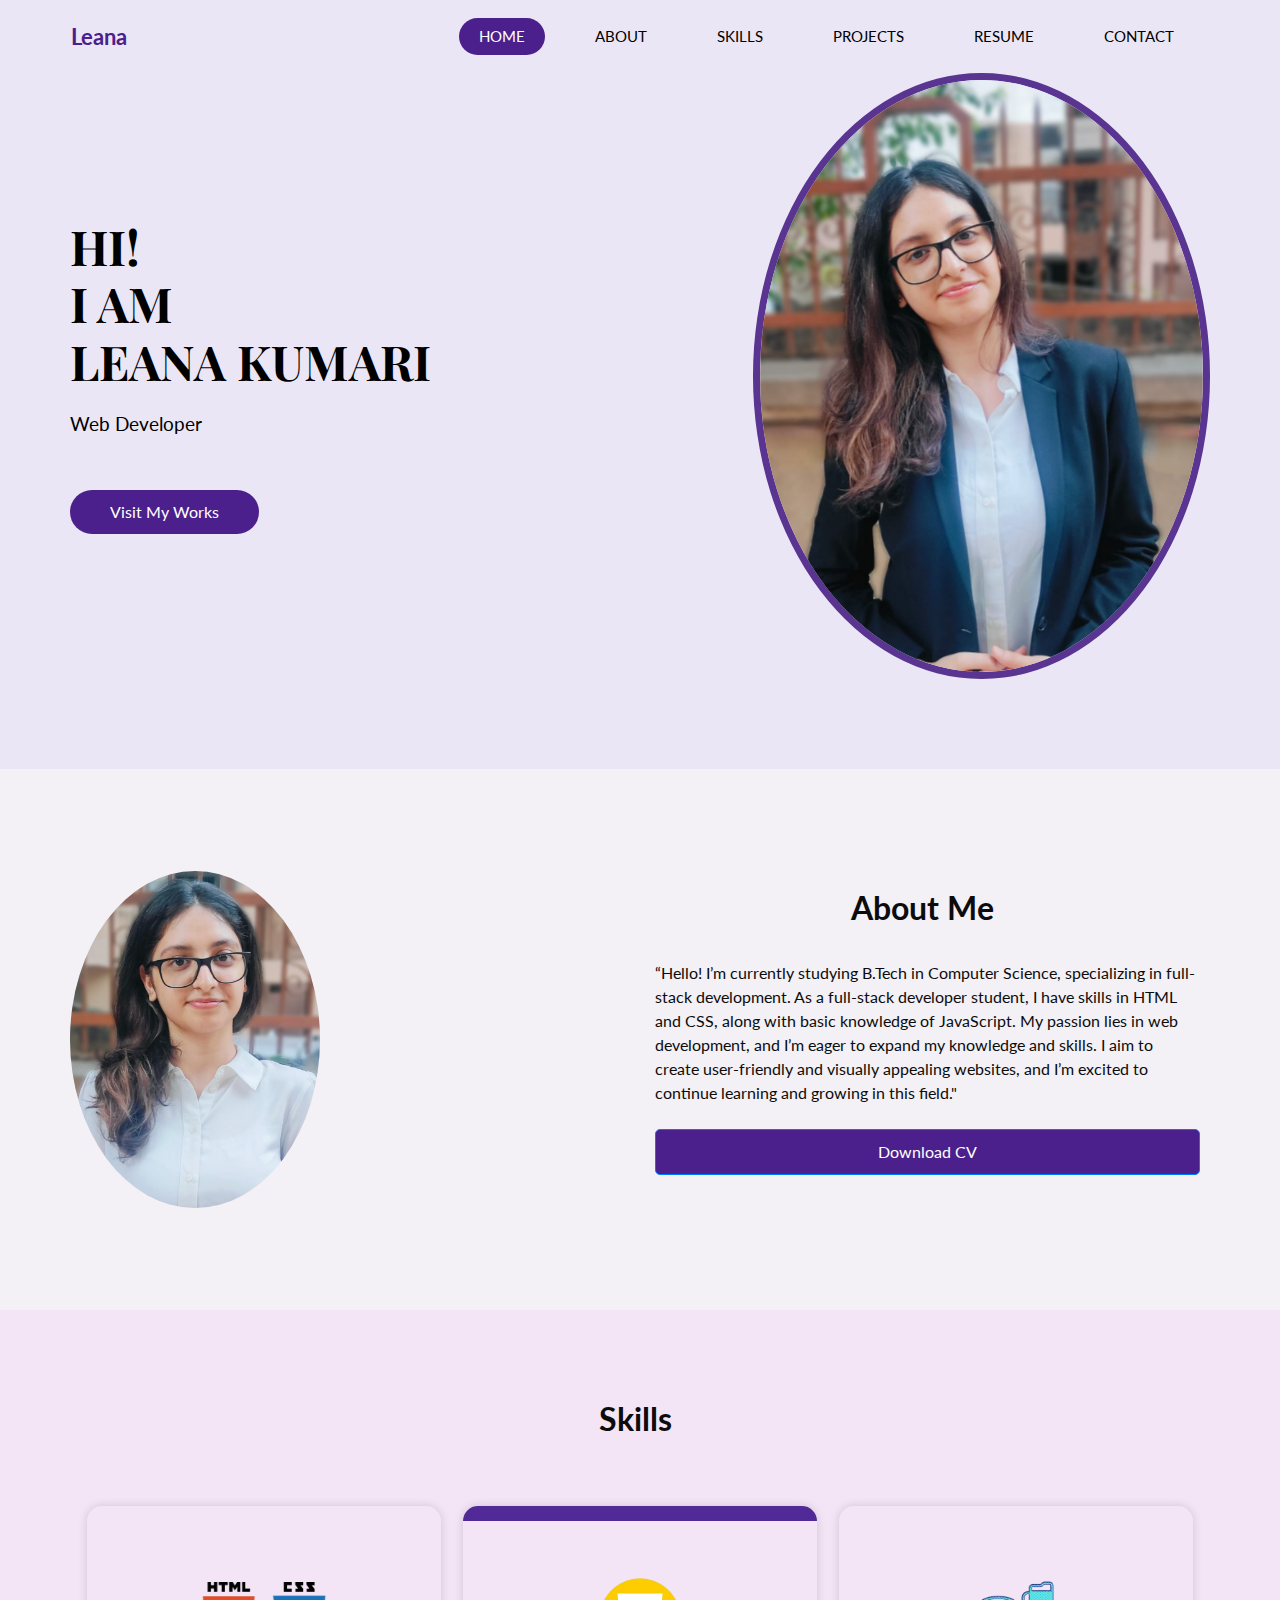
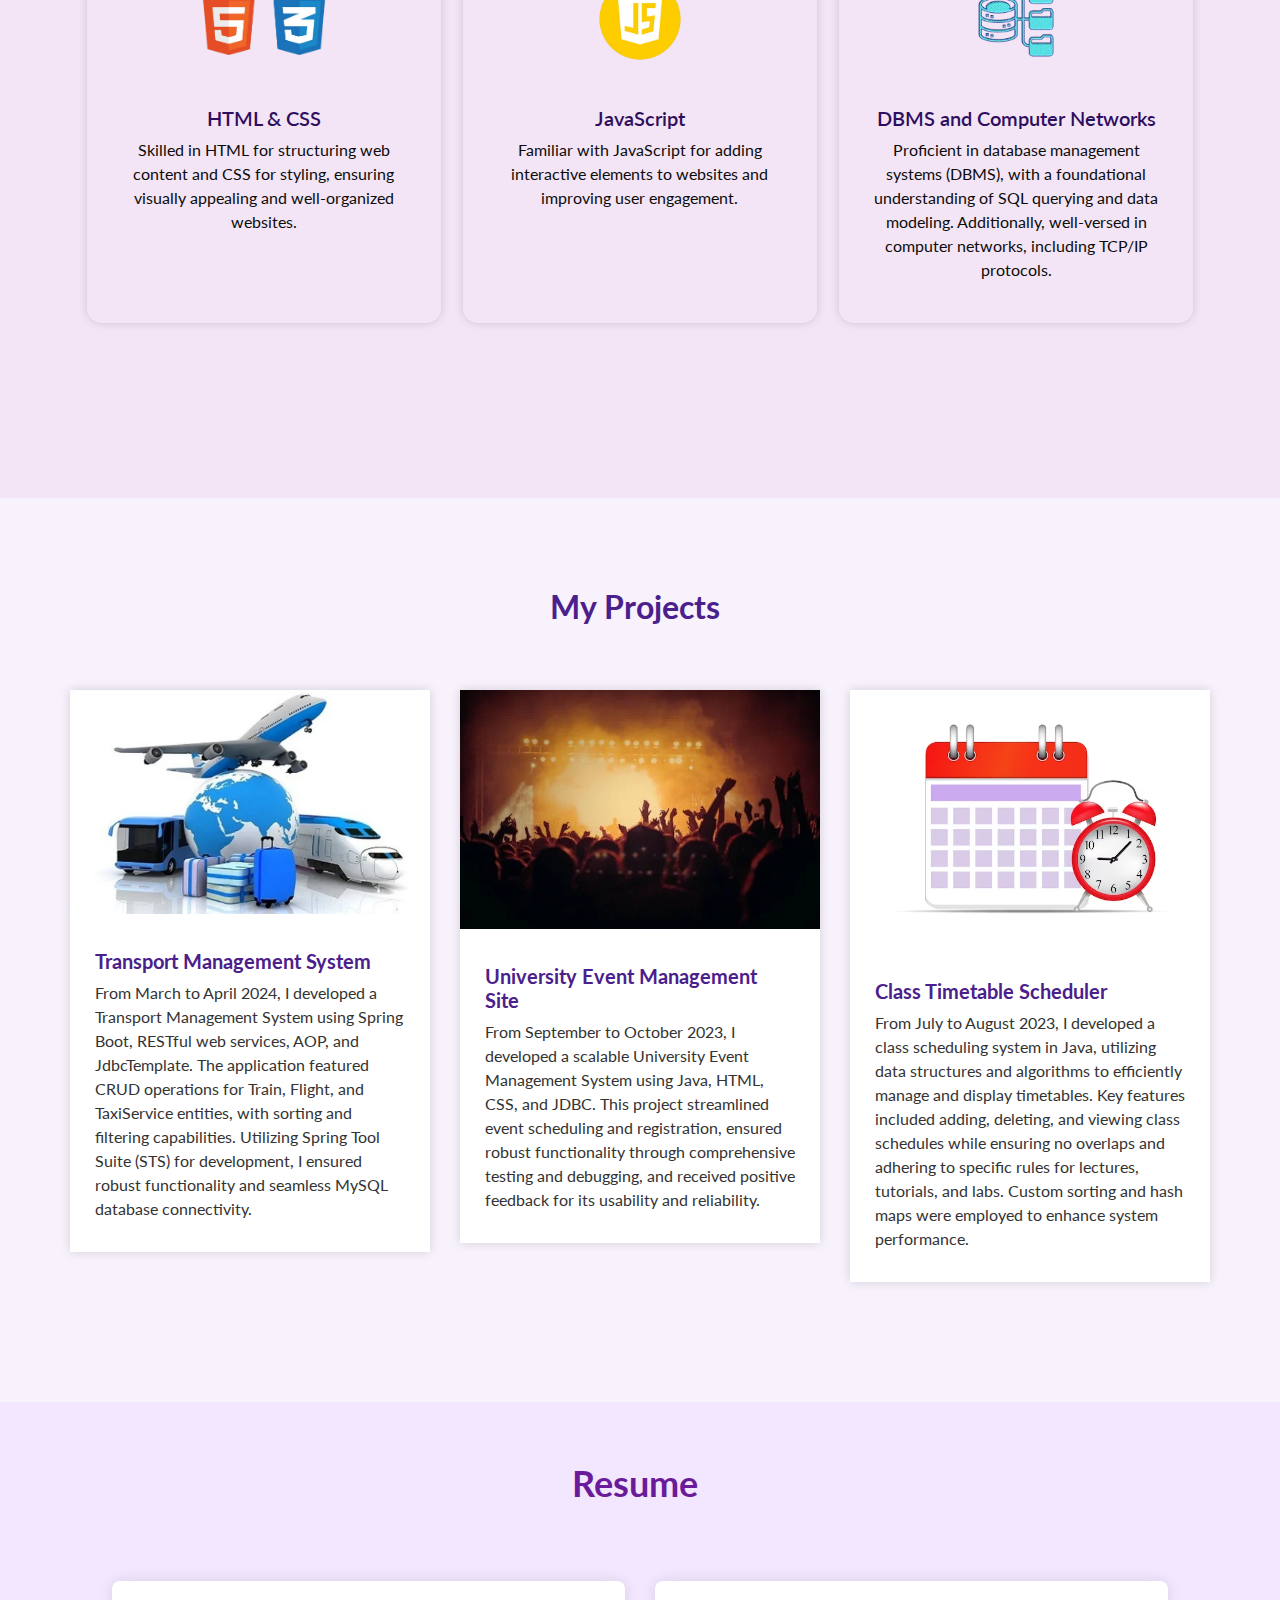
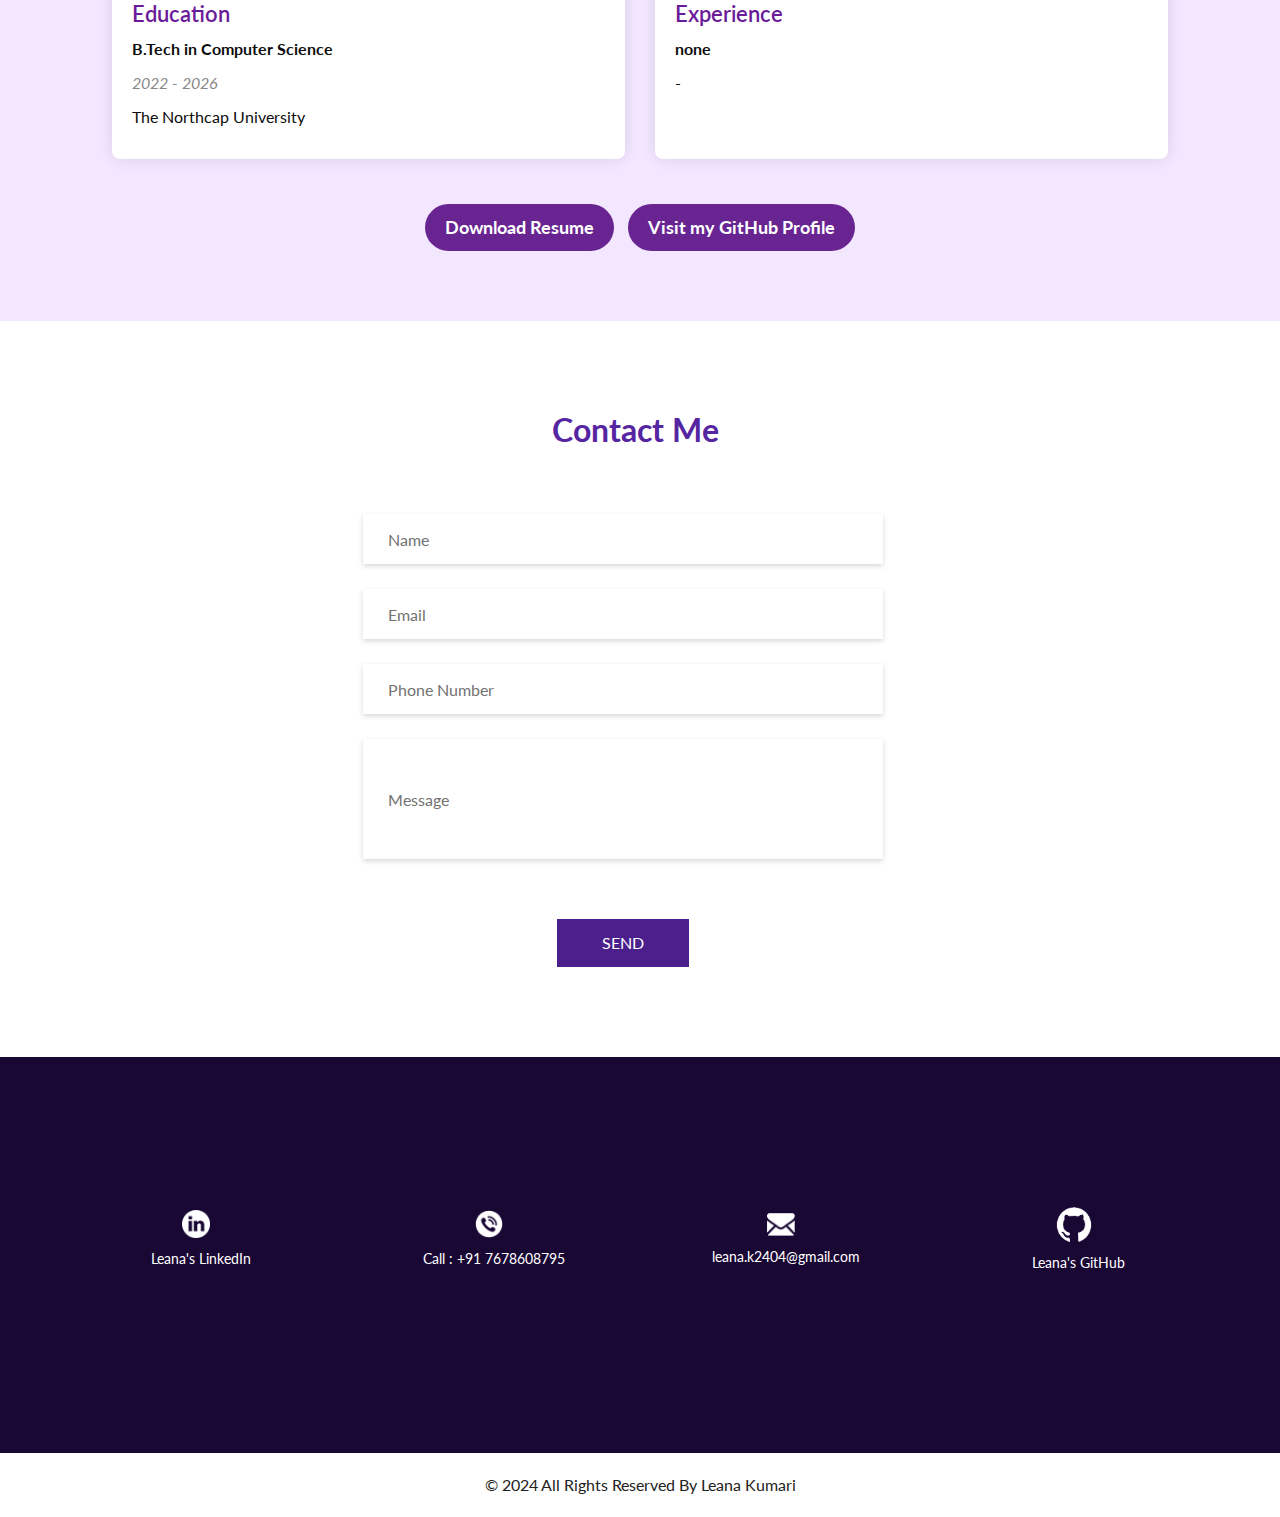
<file: index.html>
<!DOCTYPE html>
<html>
<head>
  <!-- Basic -->
  <meta charset="utf-8" />
  <meta http-equiv="X-UA-Compatible" content="IE=edge" />
  <!-- Mobile Metas -->
  <meta name="viewport" content="width=device-width, initial-scale=1, shrink-to-fit=no" />
  <!-- Site Metas -->
  <meta name="keywords" content="" />
  <meta name="description" content="" />
  <meta name="author" content="" />

  <title>Leana's Portfolio</title>

  <!-- slider stylesheet -->
  <link rel="stylesheet" type="text/css" href="https://cdnjs.cloudflare.com/ajax/libs/OwlCarousel2/2.1.3/assets/owl.carousel.min.css" />

  <!-- bootstrap core css -->
  <link rel="stylesheet" type="text/css" href="css/bootstrap.css" />

  <!-- fonts style -->
  <link href="https://fonts.googleapis.com/css?family=Poppins:400,600,700&display=swap" rel="stylesheet">
  <!-- Custom styles for this template -->
  <link href="css/style.css" rel="stylesheet" />
  <!-- responsive style -->
  <link href="css/responsive.css" rel="stylesheet" />

  <link href="https://fonts.googleapis.com/css2?family=Lato:wght@300;400;700&family=Playfair+Display:wght@400;700&display=swap" rel="stylesheet">


  <style>
    html {
      scroll-behavior: smooth;
    }
    
    @keyframes fadeIn {
      from { opacity: 0; }
      to { opacity: 1; }
    }

    .animated-text {
      display: inline-block;
      animation: fadeIn 2s ease-in-out;
    }
  </style>
</head>
<style>
  html {
    scroll-behavior: smooth;
  }

 
  .resume_section {
    background-color: #f3e6ff; /* Lightest shade of purple background */
    padding: 60px 0;
  }

  .resume_section .heading_container {
    text-align: center;
    margin-bottom: 40px;
  }

  .resume_section .heading_container h2 {
    font-size: 36px;
    font-weight: 700;
    margin-bottom: 20px;
    color: #6a1b9a; /* Darker purple for heading */
  }
 

  .resume_section .resume_container {
    display: flex;
    flex-wrap: wrap;
    justify-content: center;
  }

  .resume_section .resume_item {
    width: 45%;
    margin: 15px;
    padding: 20px;
    background: #fff;
    box-shadow: 0 0 15px rgba(0, 0, 0, 0.1);
    border-radius: 8px;
  }

  .resume_section .resume_item h4 {
    font-size: 22px;
    font-weight: 600;
    color: #6a1b9a;
    margin-bottom: 10px;
  }

  .resume_section .resume_item p {
    margin-bottom: 10px;
  }

  .resume_section .resume_item .period {
    font-style: italic;
    color: #888;
  }

  .resume_section .download-btn {
    display: flex;
    justify-content: center;
    margin-top: 30px;
  }

  .resume_section .btn-download {
    background-color: #682592;
    color: #fff;
    border: none;
    padding: 10px 20px;
    font-size: 18px;
    border-radius: 25px;
    text-decoration: none;
  }

  .resume_section .btn-download:hover {
    background-color: #5a1282;
  }
</style>

<!-- Basic meta tags, CSS links, and other head elements go here -->
<style>
  .projects_section .box {
      transition: transform 0.3s, box-shadow 0.3s;
      margin-bottom: 30px; /* Add some spacing between boxes */
  }

  .projects_section .box:hover {
      transform: translateY(-10px);
      box-shadow: 0 10px 20px rgba(0, 0, 0, 0.2);
  }

  .projects_section .img-box img {
      width: 100%;
      height: auto;
      transition: opacity 0.3s;
  }

  .projects_section .box:hover .img-box img {
      opacity: 0.8;
  }

  .projects_section .detail-box {
      padding: 15px;
      background-color: #fff;
      border-radius: 5px;
      transition: background-color 0.3s;
  }

  .projects_section .box:hover .detail-box {
      background-color: #f9f9f9;
  }

  .projects_section .detail-box h5 {
      margin-top: 10px;
      color: #4b208c;
  }

  .projects_section .detail-box p {
      color: #333;
  }

  .projects_section {
      background-color: #f7f2fc; /* Lightest purple background color */
  }
</style>


<body>

  <div class="hero_area">
    <!-- header section strats -->
    <header class="header_section">
      <div class="container">
        <nav class="navbar navbar-expand-lg custom_nav-container ">
          <a class="navbar-brand" href="index.html">
           
            <span>
              Leana
            </span>
          </a>
          <button class="navbar-toggler" type="button" data-toggle="collapse" data-target="#navbarSupportedContent" aria-controls="navbarSupportedContent" aria-expanded="false" aria-label="Toggle navigation">
            <span class="s-1"> </span>
          </button>

          <div class="collapse navbar-collapse" id="navbarSupportedContent">
            <div class="d-flex ml-auto flex-column flex-lg-row align-items-center">
              <ul class="navbar-nav  ">
                <li class="nav-item active">
                  <a class="nav-link" href="#home">Home <span class="sr-only">(current)</span></a>
                </li>
                <li class="nav-item">
                  <a class="nav-link" href="#about">About</a>
                </li>
                <li class="nav-item">
                  <a class="nav-link" href="#skills">Skills </a>
                </li>
                <li class="nav-item">
                  <a class="nav-link" href="#projects">Projects </a>
                </li>
                <li class="nav-item">
                  <a class="nav-link" href="#resume">Resume </a>
                </li>
                <li class="nav-item">
                  <a class="nav-link" href="#contact">Contact </a>
                </li>
              </ul>
            </div>
          </div>
        </nav>
      </div>
    </header>
    <!-- end header section -->
     
    <!-- slider section -->
    <section id="home" class="slider_section">
      <div class="container">
        <div class="row">
          <div class="col-md-6 ">
            <div class="detail_box">
              <h1>
                HI! <br>
                I am <br>
                Leana Kumari
              </h1>
              <p>
                Web Developer
              </p>
              <a href="" class="">
                Visit My Works
              </a>
            </div>
          </div>
          <div class="col-lg-5 col-md-6 offset-lg-1">
            <div class="img_content">
              <div class="img_container">
                <div id="carouselExampleControls" class="carousel slide" data-ride="carousel">
                  <div class="carousel-inner">
                    <div class="carousel-item active">
                      <div class="img-box">
                        <img src="images/photo1.jpg" alt="">
                      </div>
                    </div>
                  </div>
                </div>   
          </div>
        </div>
      </div>
    </div>
  </div>
    </section>

   <!-- end slider section -->



  <!-- about section -->
  <section id="about" class="about_section layout_padding">
    <div class="container">
      <div class="row">
        <div class="col-md-6">
          <div class="img-container">
            <div class="img-box">
              <img src="images/photo3.jpg" alt="Profile Picture" class="img-fluid rounded-circle">
            </div>
          </div>
        </div>
        <div class="col-md-6">
          <div class="detail-box">
            <div class="heading_container">
              <h2>About Me</h2>
            </div>
            <p>
              “Hello! I’m currently studying B.Tech in Computer Science, specializing in full-stack development. As a full-stack developer student, I have skills in HTML and CSS, along with basic knowledge of JavaScript. My passion lies in web development, and I’m eager to expand my knowledge and skills. I aim to create user-friendly and visually appealing websites, and I’m excited to continue learning and growing in this field."
            </p>
            <a href="images/Leana Resume.pdf" class="btn-rounded btn btn-outline-primary mt-4" target="_blank" download="Leana Resume.pdf" style="margin-left: auto; margin-right: auto; display: block;">Download CV</a>
          </div>
        </div>
      </div>
    </div>
  </section>
  <!-- end about section -->

  <style>
    .about_section .img-box {
      max-width: 250px;
    }

    .about_section .detail-box {
      margin-top: 30px;
      margin-right:10px;
      
    }
  </style>




<!-- skills section -->
<section id= "skills" class="skills_section layout_padding" style="background-color: #f3e5f5;"> <!-- lightest purple background -->
  <div class="container">
    <div class="heading_container">
      <h2>
        Skills
      </h2>
    </div>
    <div class="skills_container">
      <div class="box">
        <div class="img-box">
          <img src="images/HTML_CSS_2-removebg-preview.png" class="img1" alt="" style="width: 150px; height: 2\50px;">
        </div>
        <div class="detail-box">
          <h5>  
            HTML & CSS
          </h5>
          <p>
            Skilled in HTML for structuring web content and CSS for styling, ensuring visually appealing and well-organized websites.
          </p>
        </div>
      </div>
      <div class="box active">
        <div class="img-box">
          <img src="images/js_logo-removebg-preview.png" class="img1" alt="">
        </div>
        <div class="detail-box">
          <h5>
            JavaScript
          </h5>
          <p>
            Familiar with JavaScript for adding interactive elements to websites and improving user engagement.
          </p>
        </div>
      </div>
      <div class="box">
        <div class="img-box">
          <img src="images/dbms_logo-removebg-preview.png" class="img1" alt="">
        </div>
        <div class="detail-box">
          <h5>
            DBMS and Computer Networks
          </h5>
          <p>
            Proficient in database management systems (DBMS), with a foundational understanding of SQL querying and data modeling. Additionally, well-versed in computer networks, including TCP/IP protocols.
          </p>
        </div>
      </div>
    </div>
    <div class="btn-box">
    </div>
  </div>
</section>
<!-- end skills section -->
 

<!-- Project section -->
<section id="projects" class="projects_section layout_padding"> <!-- slightly whiter background -->
  <div class="container">
      <div class="heading_container">
          <h2 style="color: #4b208c;"> <!-- purple color for heading -->
              My Projects
          </h2>
      </div>
      <div class="row">
          <div class="col-md-4">
              <div class="box">
                  <div class="img-box">
                      <img src="images/transport2.png" alt="" class="img-fluid">
                  </div>
                  <div class="detail-box">
                      <h5>
                          Transport Management System
                      </h5>
                      <p>
                          From March to April 2024, I developed a Transport Management System using Spring Boot, RESTful web services, AOP, and JdbcTemplate. The application featured CRUD operations for Train, Flight, and TaxiService entities, with sorting and filtering capabilities. Utilizing Spring Tool Suite (STS) for development, I ensured robust functionality and seamless MySQL database connectivity.
                      </p>
                  </div>
              </div>
          </div>
          <div class="col-md-4">
              <div class="box">
                  <div class="img-box">
                      <img src="images/event.webp" alt="" class="img-fluid">
                  </div>
                  <div class="detail-box">
                      <h5>
                          University Event Management Site
                      </h5>
                      <p>
                          From September to October 2023, I developed a scalable University Event Management System using Java, HTML, CSS, and JDBC. This project streamlined event scheduling and registration, ensured robust functionality through comprehensive testing and debugging, and received positive feedback for its usability and reliability.
                      </p>
                  </div>
              </div>
          </div>
          <div class="col-md-4">
              <div class="box">
                  <div class="img-box">
                      <img src="images/tt3.avif" alt="" class="img-fluid">
                  </div>
                  <div class="detail-box">
                      <h5>
                          Class Timetable Scheduler
                      </h5>
                      <p>
                          From July to August 2023, I developed a class scheduling system in Java, utilizing data structures and algorithms to efficiently manage and display timetables. Key features included adding, deleting, and viewing class schedules while ensuring no overlaps and adhering to specific rules for lectures, tutorials, and labs. Custom sorting and hash maps were employed to enhance system performance.
                      </p>
                  </div>
              </div>
          </div>
      </div>
  </div>
</section>
<!-- End projects section -->

<!-- resume section -->
<section id="resume" class="resume_section">
  <div class="container">
    <div class="heading_container">
      <h2>Resume</h2>
    </div>
    <div class="resume_container">
      <div class="resume_item">
        <h4>Education</h4>
        <p><strong>B.Tech in Computer Science</strong></p>
        <p class="period">2022 - 2026</p>
        <p>The Northcap University</p>
      </div>
      <div class="resume_item">
        <h4>Experience</h4>
        <p><strong>none</strong></p>
        
        <p>-</p>
      </div>
    </div>
    <div class="button_container">
      <a href="images/Leana Resume.pdf" class="btn-download" target="_blank" download="Leana Resume.pdf">Download Resume</a>
      <a href="https://github.com/leana2411" class="btn-download" target="_blank">Visit my GitHub Profile</a>
    </div>
  </div>
</section>
<!-- end resume section -->

<style>
  .btn-download {
    display: inline-block;
    padding: 10px 20px;
    margin: 10px 5px;
    font-size: 16px;
    font-weight: bold;
    text-decoration: none;
    color: #fff;
    background-color: #007bff;
    border-radius: 5px;
    transition: background-color 0.3s;
  }

  .btn-download:hover {
    background-color: #0056b3;
  }

  .button_container {
    text-align: center;
    margin-top: 20px;
  }
</style>



  <!-- contact section -->
<section id="contact" class="contact_section layout_padding">
  <div class="container">
    <div class="heading_container">
      <h2 class="contact_heading">Contact Me</h2>
    </div>
  </div>
  <div class="container">
    <div class="row justify-content-center">
      <div class="col-md-6">
        <form action="">
          <div>
            <input type="text" placeholder="Name" />
          </div>
          <div>
            <input type="email" placeholder="Email" />
          </div>
          <div>
            <input type="text" placeholder="Phone Number" />
          </div>
          <div>
            <input type="text" class="message-box" placeholder="Message" />
          </div>
          <div class="d-flex justify-content-center">
            <button>SEND</button>
          </div>
        </form>
      </div>
    </div>
  </div>
</section>
<!-- end contact section -->


<!-- info section -->
<section class="info_section layout_padding">
  <div class="container">
    <div class="info_contact">
      <div class="row align-items-center text-center"> <!-- Added text-center for center alignment -->
        <div class="col-md-3">
          <a href="https://www.linkedin.com/in/leanakumari/" target="_blank" class="info_item">
            <img src="images/linkedin.png" alt="LinkedIn" class="info_icon">
            <p>Leana's LinkedIn</p>
          </a>
        </div>
        <div class="col-md-3">
          <a href="#" class="info_item">
            <img src="images/phone.png" alt="Telephone" class="info_icon">
            <span>Call : +91 7678608795</span>
          </a>
        </div>
        <div class="col-md-3">
          <a href="mailto:leana.k2404@gmail.com" class="info_item">
            <img src="images/envelope-white.png" alt="Email" class="info_icon">
            <span>leana.k2404@gmail.com</span>
          </a>
        </div>
        <div class="col-md-3">
          <a href="https://github.com/leana2411" target="_blank" class="info_item">
            <img src="images/githublogo.png" alt="GitHub" class="info_icon github_icon">
            <p>Leana's GitHub</p>
          </a>
        </div>
      </div>
    </div>
    <div class="row">
      <div class="col-md-8 col-lg-9">
        <div class="info_form">
          <!-- Your form or additional content here -->
        </div>
      </div>
      <div class="col-md-4 col-lg-3">
        <div class="info_social">
          <!-- Additional social media icons or links can be placed here -->
        </div>
      </div>
    </div>
  </div>
</section>
<!-- end info section -->


  <!-- footer section -->
  <footer class="container-fluid footer_section">
    <div class="container">
      <div class="row">
        <div class="col-lg-7 col-md-9 mx-auto">
          <p>
            &copy; 2024 All Rights Reserved By Leana Kumari
          </p>
        </div>
      </div>
    </div>
  </footer>
  <!-- footer section -->

  <script src="js/jquery-3.4.1.min.js"></script>
  <script src="js/bootstrap.js"></script>

</body>

</html>
</file>
<file: css/style.css>
body {
  font-family: "Poppins", sans-serif;
  color: #0c0c0c;
  background-color: #ffffff;
}

.layout_padding {
  padding-top: 90px;
  padding-bottom: 90px;
}

.layout_padding2 {
  padding-top: 45px;
  padding-bottom: 45px;
}

.layout_padding2-top {
  padding-top: 45px;
}

.layout_padding2-bottom {
  padding-bottom: 45px;
}

.layout_padding-top {
  padding-top: 90px;
}

.layout_padding-bottom {
  padding-bottom: 90px;
}

.heading_container {
  display: -webkit-box;
  display: -ms-flexbox;
  display: flex;
  -webkit-box-pack: start;
      -ms-flex-pack: start;
          justify-content: center;
  -webkit-box-align: center;
      -ms-flex-align: center;
          align-items: center;
  text-align: center;
}

.heading_container h2 {
  position: relative;
  font-weight: bold;
  margin-right: 10px;
}

.heading_container img {
  width: 30px;
}

/*header section*/
.hero_area {
  height: 98vh;
  position: relative;
  display: -webkit-box;
  display: -ms-flexbox;
  display: flex;
  -webkit-box-orient: vertical;
  -webkit-box-direction: normal;
      -ms-flex-direction: column;
          flex-direction: column;
  background-color: #eae6f5;
}

.sub_page .hero_area {
  height: auto;
}

.header_section .container {
  padding: 0;
}

.header_section .nav_container {
  margin: 0 auto;
}

.custom_nav-container .navbar-nav .nav-item .nav-link {
  padding: 7px 20px;
  margin: 10px 15px;
  color: #000000;
  text-align: center;
  border-radius: 35px;
  text-transform: uppercase;
  font-size: 15px;
}

.custom_nav-container .navbar-nav .nav-item.active .nav-link, .custom_nav-container .navbar-nav .nav-item:hover .nav-link {
  background-color: #4b208c;
  color: #ffffff;
}

a,
a:hover,
a:focus {
  text-decoration: none;
}

a:hover,
a:focus {
  color: initial;
}

.btn,
.btn:focus {
  outline: none !important;
  -webkit-box-shadow: none;
          box-shadow: none;
}

.custom_nav-container .nav_search-btn {
  background-image: url(../images/search-icon.png);
  background-size: 22px;
  background-repeat: no-repeat;
  background-position-y: 7px;
  width: 35px;
  height: 35px;
  padding: 0;
  border: none;
}

.navbar-brand {
  display: -webkit-box;
  display: -ms-flexbox;
  display: flex;
  -webkit-box-align: center;
      -ms-flex-align: center;
          align-items: center;
}

.navbar-brand img {
  margin-right: 5px;
  width: 35px;
}

.navbar-brand span {
  font-size: 22px;
  font-weight: 700;
  color: #4b208c;
}

.custom_nav-container {
  z-index: 99999;
}

.navbar-expand-lg .navbar-collapse {
  -webkit-box-align: end;
      -ms-flex-align: end;
          align-items: flex-end;
}

.custom_nav-container .navbar-toggler {
  outline: none;
}

.custom_nav-container .navbar-toggler {
  padding: 0;
  width: 37px;
  height: 42px;
}

.custom_nav-container .navbar-toggler span {
  display: block;
  width: 35px;
  height: 4px;
  background-color: #190734;
  margin: 7px 0;
  -webkit-transition: all .3s;
  transition: all .3s;
}

.custom_nav-container .navbar-toggler[aria-expanded="true"] .s-1 {
  -webkit-transform: rotate(45deg);
          transform: rotate(45deg);
  margin: 0;
  margin-bottom: -4px;
}

.custom_nav-container .navbar-toggler[aria-expanded="true"] .s-2 {
  display: none;
}

.custom_nav-container .navbar-toggler[aria-expanded="true"] .s-3 {
  -webkit-transform: rotate(-45deg);
          transform: rotate(-45deg);
  margin: 0;
  margin-top: -4px;
}

.custom_nav-container .navbar-toggler[aria-expanded="false"] .s-1,
.custom_nav-container .navbar-toggler[aria-expanded="false"] .s-2,
.custom_nav-container .navbar-toggler[aria-expanded="false"] .s-3 {
  -webkit-transform: none;
          transform: none;
}

/*end header section*/



body {
  font-family: 'Lato', sans-serif;
}

.detail_box h1 {
  font-family: 'Playfair Display', serif;
  font-weight: 700;
  font-size: 3em;
  line-height: 1.2;
}

.detail_box p {
  font-family: 'Lato', sans-serif;
  font-weight: 400;
  font-size: 1.2em;
}

/* slider section */
.slider_section {
  -webkit-box-flex: 1;
      -ms-flex: 1;
          flex: 1;
  display: -webkit-box;
  display: -ms-flexbox;
  display: flex;
  -webkit-box-align: center;
      -ms-flex-align: center;
          align-items: center;
  position: relative;
  z-index: 2;
  color: #3b3a3a;
  padding-bottom: 90px;
}

.slider_section .row {
  -webkit-box-align: center;
      -ms-flex-align: center;
          align-items: center;
}

.slider_section .detail_box {
  color: #000000;
}

.slider_section .detail_box h1 {
  text-transform: uppercase;
  font-weight: bold;
}

.slider_section .detail_box p {
  margin-top: 20px;
}

.slider_section .detail_box a {
  display: inline-block;
  padding: 10px 40px;
  background-color: #4b208c;
  color: #ffffff;
  border-radius: 35px;
  margin-top: 35px;
}

.slider_section .detail_box a:hover {
  background-color: #5625a1;
}

.slider_section .img_container {
  border: 7px solid #593490;
  border-radius: 100%;
  overflow: hidden;
}

.slider_section .img_container div#carouselExampleContarols {
  width: 100%;
  position: unset;
}

.slider_section .img_container .img-box img {
  width: 100%;
}





.skills_section {
  text-align: center;
}

.skills_section .heading_container {
  -webkit-box-pack: center;
      -ms-flex-pack: center;
          justify-content: center;
}

.skills_section .skills_container {
  display: -webkit-box;
  display: -ms-flexbox;
  display: flex;
  -webkit-box-pack: center;
      -ms-flex-pack: center;
          justify-content: center;
  padding: 35px 0;
  -ms-flex-wrap: wrap;
      flex-wrap: wrap;
}

.skills_section .skills_container .box {
  margin: 25px 1%;
  -ms-flex-preferred-size: 31%;
      flex-basis: 31%;
  padding: 35px 25px 25px;
  border-radius: 15px;
  -webkit-box-shadow: 0 0 10px 0 rgba(0, 0, 0, 0.15);
          box-shadow: 0 0 10px 0 rgba(0, 0, 0, 0.15);
  border-top: 15px solid transparent;
  overflow: hidden;
  -webkit-transition: all .1s;
  transition: all .1s;
}

.skills_section .skills_container .box .img-box {
  display: -webkit-box;
  display: -ms-flexbox;
  display: flex;
  -webkit-box-pack: center;
      -ms-flex-pack: center;
          justify-content: center;
  -webkit-box-align: center;
      -ms-flex-align: center;
          align-items: center;
  height: 125px;
}

.skills_section .skills_container .box .img-box img {
  width: 90px;
}

.skills_section .skills_container .box .detail-box {
  margin-top: 25px;
}

.skills_section .skills_container .box .detail-box h5 {
  color: #2e0e5f;
  font-weight: 600;
  position: relative;
}

.skills_section .skills_container .box:hover, .skills_section .skills_container .box.active {
  border-top: 15px solid #512a97;
}

.skills_section .btn-box {
  display: -webkit-box;
  display: -ms-flexbox;
  display: flex;
  -webkit-box-pack: center;
      -ms-flex-pack: center;
          justify-content: center;
  margin-top: 25px;
}

.skills_section .btn-box a {
  display: inline-block;
  padding: 10px 35px;
  background-color: #4b208c;
  color: #ffffff;
  border-radius: 35px;
}

.skills_section .btn-box a:hover {
  background-color: #5625a1;
}

.about_section {
  background-color: #f3f0f6;
}

.about_section .row {
  -webkit-box-align: center;
      -ms-flex-align: center;
          align-items: center;
}

.about_section .img_container {
  display: -webkit-box;
  display: -ms-flexbox;
  display: flex;
  
  -webkit-box-orient: vertical;
  -webkit-box-direction: normal;
      -ms-flex-direction: column;
          flex-direction: column;
}

.about_section .img_container .img-box {
  border: 5px solid #7b57b2;
  border-radius: 100%;
  overflow: hidden;
}

.about_section .img_container .img-box.b1 {
  width: 70%;
}

.about_section .img_container .img-box.b2 {
  width: 50%;
  margin-left: auto;
  margin-top: -12%;
}

.about_section .img_container .img-box img {
  width: 100%;
}

.about_section .detail-box {
  margin-right: 15%;
}

.about_section .detail-box p {
  margin-top: 25px;
}

.about_section .detail-box a {
  display: inline-block;
  padding: 10px 35px;
  background-color: #4b208c;
  color: #ffffff;
  border-radius: 5px;
  margin: 25px 0 45px 0;
}

.about_section .detail-box a:hover {
  background-color: #5625a1;
}

.projects_section .heading_container {
  -webkit-box-pack: center;
      -ms-flex-pack: center;
          justify-content: center;
}

.projects_section .heading_container h2::before {
  background-color: #ffffff;
}

.projects_section .box {
  margin-top: 55px;
  background-color: #ffffff;
  -webkit-box-shadow: 0 0 10px 0 rgba(0, 0, 0, 0.15);
          box-shadow: 0 0 10px 0 rgba(0, 0, 0, 0.15);
}

.projects_section .box .img-box {
  position: relative;
}

.projects_section .box .img-box img {
  width: 100%;
}

.projects_section .box .detail-box {
  padding: 25px 25px 15px;
}

.projects_section .box .detail-box h5 {
  font-weight: bold;
}


.contact_heading {
  color: #5625a1; /* Change the color to purple */
  text-align: center; /* Center align the text */
  margin-bottom: 20px; /* Add some margin at the bottom */
}

.contact_section {
  position: relative;
}

.contact_section form {
  margin-top: 45px;
  padding-right: 35px;
}

.contact_section input {
  width: 100%;
  border: none;
  height: 50px;
  margin-bottom: 25px;
  padding-left: 25px;
  background-color: transparent;
  outline: none;
  color: #101010;
  -webkit-box-shadow: 0px 2px 5px 0px rgba(0, 0, 0, 0.16);
  box-shadow: 0px 2px 5px 0px rgba(0, 0, 0, 0.16);
}

.contact_section input::-webkit-input-placeholder {
  color: #737272;
}

.contact_section input:-ms-input-placeholder {
  color: #737272;
}

.contact_section input::-ms-input-placeholder {
  color: #737272;
}

.contact_section input::placeholder {
  color: #737272;
}

.contact_section input.message-box {
  height: 120px;
}

.contact_section button {
  border: none;
  display: inline-block;
  padding: 12px 45px;
  background-color: #4b208c;
  color: #ffffff;
  border-radius: 0px;
  margin-top: 35px;
}

.contact_section button:hover {
  background-color: #5625a1;
}

.contact_section .map_container {
  height: 100%;
  min-height: 325px;
}

.contact_section .map_container .map-responsive {
  height: 100%;
}


.footer_bg {
  background-image: url(../images/footer-bg.png);
  background-size: cover;
  background-position: top;
}

/* info section */
.info_section {
  background-color: #190734;
  color: #ffffff;
}

.info_section h6 {
  font-weight: bold;
}

.info_section .info_contact {
  margin-top: 60px;
  margin-bottom: 45px;
}

.info_section .info_contact .col-md-4 {
  display: -webkit-box;
  display: -ms-flexbox;
  display: flex;
  -webkit-box-pack: center;
      -ms-flex-pack: center;
          justify-content: center;
}

.info_section .info_contact a {
  color: #ffffff;
}

.info_section .info_contact img {
  max-width: 100%;
  margin-right: 10px;
}

.info_section .info_form {
  margin: 0 auto;
  margin-bottom: 45px;
}

.info_section .info_form h4 {
  text-transform: uppercase;
  text-align: center;
  margin-bottom: 20px;
}

.info_section .info_form form {
  display: -webkit-box;
  display: -ms-flexbox;
  display: flex;
  -webkit-box-align: center;
      -ms-flex-align: center;
          align-items: center;
}

.info_section .info_form form input {
  background-color: #ffffff;
  border: none;
  -webkit-box-flex: 2.5;
      -ms-flex: 2.5;
          flex: 2.5;
  outline: none;
  color: #000000;
  min-height: 42.4px;
  padding-left: 15px;
}

.info_section .info_form form input ::-webkit-input-placeholder {
  color: #ffffff;
  opacity: 0.2;
}

.info_section .info_form form input :-ms-input-placeholder {
  color: #ffffff;
  opacity: 0.2;
}

.info_section .info_form form input ::-ms-input-placeholder {
  color: #ffffff;
  opacity: 0.2;
}

.info_section .info_form form input ::placeholder {
  color: #ffffff;
  opacity: 0.2;
}

.info_section .info_form form button {
  -webkit-box-flex: 1;
      -ms-flex: 1;
          flex: 1;
  border: none;
  display: inline-block;
  padding: 10px 30px;
  background-color: #4b208c;
  color: #ffffff;
  border-radius: 0;
  font-size: 15px;
  text-transform: uppercase;
}

.info_section .info_form form button:hover {
  background-color: #5625a1;
}

.info_section .box {
  display: -webkit-box;
  display: -ms-flexbox;
  display: flex;
}

.info_section .info_social {
  display: -webkit-box;
  display: -ms-flexbox;
  display: flex;
}

.info_section .info_social img {
  width: 35px;
  margin-right: 8px;
}











.info_item {
  display: flex;
  flex-direction: column;
  align-items: center;
  text-decoration: none;
  color: white;
}

.info_icon {
  width: 28px; /* Adjust the size as needed */
  height: auto;
  margin-bottom: 10px;
}

.github_icon {
  width: 60px; /* Increased size for GitHub icon */
  height: -40px;
}



.info_item p,
.info_item span {
  margin: 0;
  font-size: 14px; /* Adjust the font size as needed */
}




/* end info section */
/* footer section*/
.footer_section {
  display: -webkit-box;
  display: -ms-flexbox;
  display: flex;
  -webkit-box-pack: center;
      -ms-flex-pack: center;
          justify-content: center;
  position: relative;
}

.footer_section p {
  color: #222222;
  margin: 0 auto;
  text-align: center;
  padding: 20px;
}

.footer_section p a {
  color: #222222;
}
/*# sourceMappingURL=style.css.map */
</file>
<file: css/responsive.css>
@media (max-width: 1120px) {}

@media (max-width: 992px) {

  .hero_area {
    height: auto;
  }

  .header_section {
    padding-top: 10px;
  }

  #navbarSupportedContent {
    margin-top: 25px;
  }

  .slider_section {

    padding-top: 75px;
    padding-bottom: 150px;

  }

  .about_section .img-box {
    margin: 0 5%;
  }

  .about_section .detail-box {
    margin-right: 5%;
  }

  .service_section .service_container .box {
    -ms-flex-preferred-size: 48%;
    flex-basis: 48%;
  }

  .about_section .img_container .img-box.b2 {
    margin-top: -5%;
  }

}

@media (max-width: 768px) {


  .slider_section .detail_box {
    text-align: center;
  }

  .slider_section .img_content {
    margin-top: 55px;
  }

  .contact_section .map_container {
    margin-top: 45px;
  }

  .info_section .info_contact a {
    margin-bottom: 15px;
  }

  .info_section .info_social {
    justify-content: center;
  }

  .service_section .service_container .box {
    flex-basis: 98%;
  }

  .contact_section form {
    padding-right: 0;
  }

  .info_section .info_contact a {
    text-align: center;
  }
}

@media (max-width: 576px) {
  .about_section .img_container .img-box.b1 {
    width: 80%;
  }

  .about_section .img_container .img-box.b2 {
    width: 55%;
  }

  .info_section .info_form form {
    flex-direction: column;
  }

  .info_section .info_form form input {
    width: 100%;
  }

  .info_section .info_form form button {
    margin-top: 15px;
    padding: 10px 40px;
  }
}

@media (max-width: 480px) {}

@media (max-width: 420px) {

  .slider_section .carousel-control-prev,
  .slider_section .carousel-control-next {
    right: 0;
  }
}

@media (max-width: 360px) {}

@media (min-width: 1200px) {
  .container {
    max-width: 1170px;
  }
}
</file>
